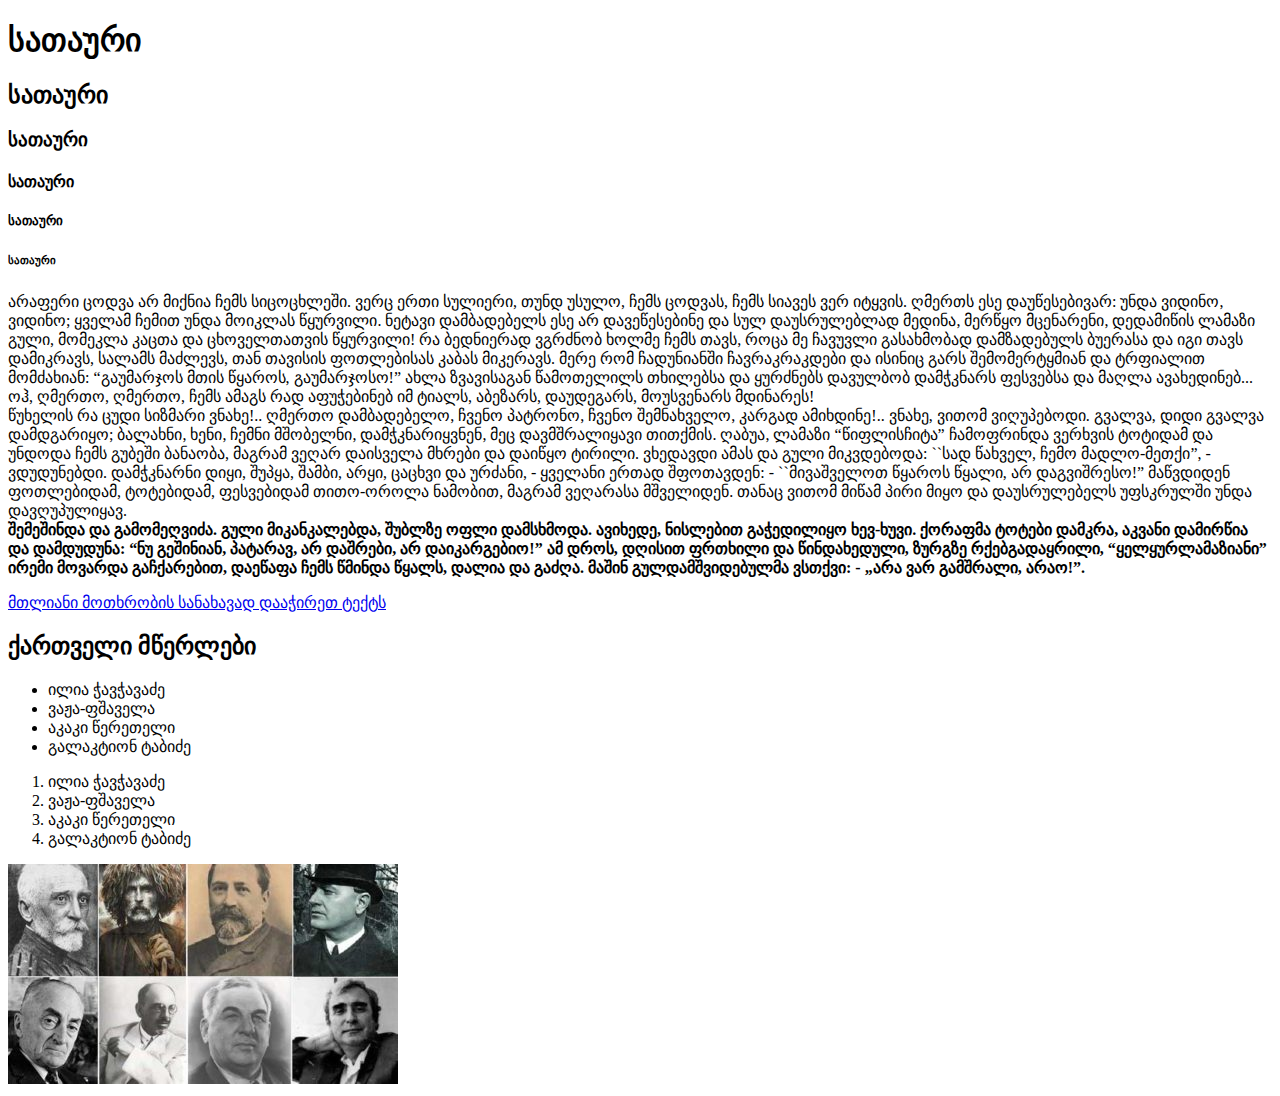
<file: index.html>
<!DOCTYPE html>
<!-- დეკლარაციის ტიპი, რომელიც ეუბნება ბრაუზერს, როგორ გაიხსნას ფაილი html5-ის სტანდარტით -->
<html lang="en">

<head>
    <meta charset="UTF-8">
    <meta name="viewport" content="width=device-width, initial-scale=1.0">
    <title>First Lesson </title>
</head>

<body>

    <h1> სათაური </h1>
    <h2> სათაური </h2>
    <h3> სათაური </h3>
    <h4> სათაური </h4>
    <h5> სათაური </h5>
    <h6> სათაური </h6>

    <div>
        <p> არაფერი ცოდვა არ მიქნია ჩემს სიცოცხლეში. ვერც ერთი სულიერი, თუნდ უსულო, ჩემს ცოდვას, ჩემს სიავეს ვერ
            იტყვის. ღმერთს ესე დაუწესებივარ: უნდა ვიდინო, ვიდინო; ყველამ ჩემით უნდა მოიკლას წყურვილი. ნეტავი
            დამბადებელს ესე არ დავეწესებინე და სულ დაუსრულებლად მედინა, მერწყო მცენარენი, დედამიწის ლამაზი გული,
            მომეკლა კაცთა და ცხოველთათვის წყურვილი! რა ბედნიერად ვგრძნობ ხოლმე ჩემს თავს, როცა მე ჩავუვლი
            გასახმობად დამზადებულს ბუერასა და იგი თავს დამიკრავს, სალამს მაძლევს, თან თავისის ფოთლებისას კაბას
            მიკერავს. მერე რომ ჩადუნიანში ჩავრაკრაკდები და ისინიც გარს შემომერტყმიან და ტრფიალით მომძახიან:
            “გაუმარჯოს მთის წყაროს, გაუმარჯოსო!” ახლა ზვავისაგან წამოთელილს თხილებსა და ყურძნებს დავულბობ
            დამჭკნარს ფესვებსა და მაღლა ავახედინებ... ოჰ, ღმერთო, ღმერთო, ჩემს ამაგს რად აფუჭებინებ იმ ტიალს,
            აბეზარს, დაუდეგარს, მოუსვენარს მდინარეს! 
            <br> წუხელის რა ცუდი სიზმარი ვნახე!.. ღმერთო დამბადებელო, ჩვენო
            პატრონო, ჩვენო შემნახველო, კარგად ამიხდინე!.. ვნახე, ვითომ ვიღუპებოდი. გვალვა, დიდი გვალვა
            დამდგარიყო; ბალახნი, ხენი, ჩემნი მშობელნი, დამჭკნარიყვნენ, მეც დავმშრალიყავი თითქმის. ღაბუა, ლამაზი
            “წიფლისჩიტა” ჩამოფრინდა ვერხვის ტოტიდამ და უნდოდა ჩემს გუბეში ბანაობა, მაგრამ ვეღარ დაისველა მხრები
            და დაიწყო ტირილი. ვხედავდი ამას და გული მიკვდებოდა: ``სად წახველ, ჩემო მადლო-მეთქი”, - ვდუდუნებდი.
            დამჭკნარნი დიყი, შუპყა, შამბი, არყი, ცაცხვი და ურძანი, - ყველანი ერთად შფოთავდენ: - ``მივაშველოთ
            წყაროს წყალი, არ დაგვიშრესო!” მაწვდიდენ ფოთლებიდამ, ტოტებიდამ, ფესვებიდამ თითო-ოროლა ნამობით, მაგრამ
            ვეღარასა მშველიდენ. თანაც ვითომ მიწამ პირი მიყო და დაუსრულებელს უფსკრულში უნდა დავღუპულიყავ.</br> 
            <b>
                შემეშინდა და გამომეღვიძა. გული მიკანკალებდა, შუბლზე ოფლი დამსხმოდა. ავიხედე, ნისლებით გაჭედილიყო
                ხევ-ხუვი. ქორაფმა ტოტები დამკრა, აკვანი დამირწია და დამდუდუნა: “ნუ გეშინიან, პატარავ, არ დაშრები, არ
                დაიკარგებიო!” ამ დროს, დღისით ფრთხილი და წინდახედული, ზურგზე რქებგადაყრილი, “ყელყურლამაზიანი” ირემი
                მოვარდა გაჩქარებით, დაეწაფა ჩემს წმინდა წყალს, დალია და გაძღა. მაშინ გულდამშვიდებულმა ვსთქვი: - „არა
                ვარ გამშრალი, არაო!”. </b> </p>


        <a href="https://poetry.ge/poets/vazha-pshavela/prose/8-mtis-wyaro-sabavshvo-motxroba"> მთლიანი
            მოთხრობის სანახავად დააჭირეთ ტექტს </a>
    </div>

    <div>
        <h2> ქართველი მწერლები </h2>

        <ul>
            <li> ილია ჭავჭავაძე </li>
            <li> ვაჟა-ფშაველა </li>
            <li> აკაკი წერეთელი </li>
            <li> გალაკტიონ ტაბიძე </li>
        </ul>


        <ol>
            <li> ილია ჭავჭავაძე </li>
            <li> ვაჟა-ფშაველა </li>
            <li> აკაკი წერეთელი </li>
            <li> გალაკტიონ ტაბიძე </li>
        </ol>

    </div>

    <img src="img.jpg" alt="qartvelimwerlebi">
</body>

</html>
</file>
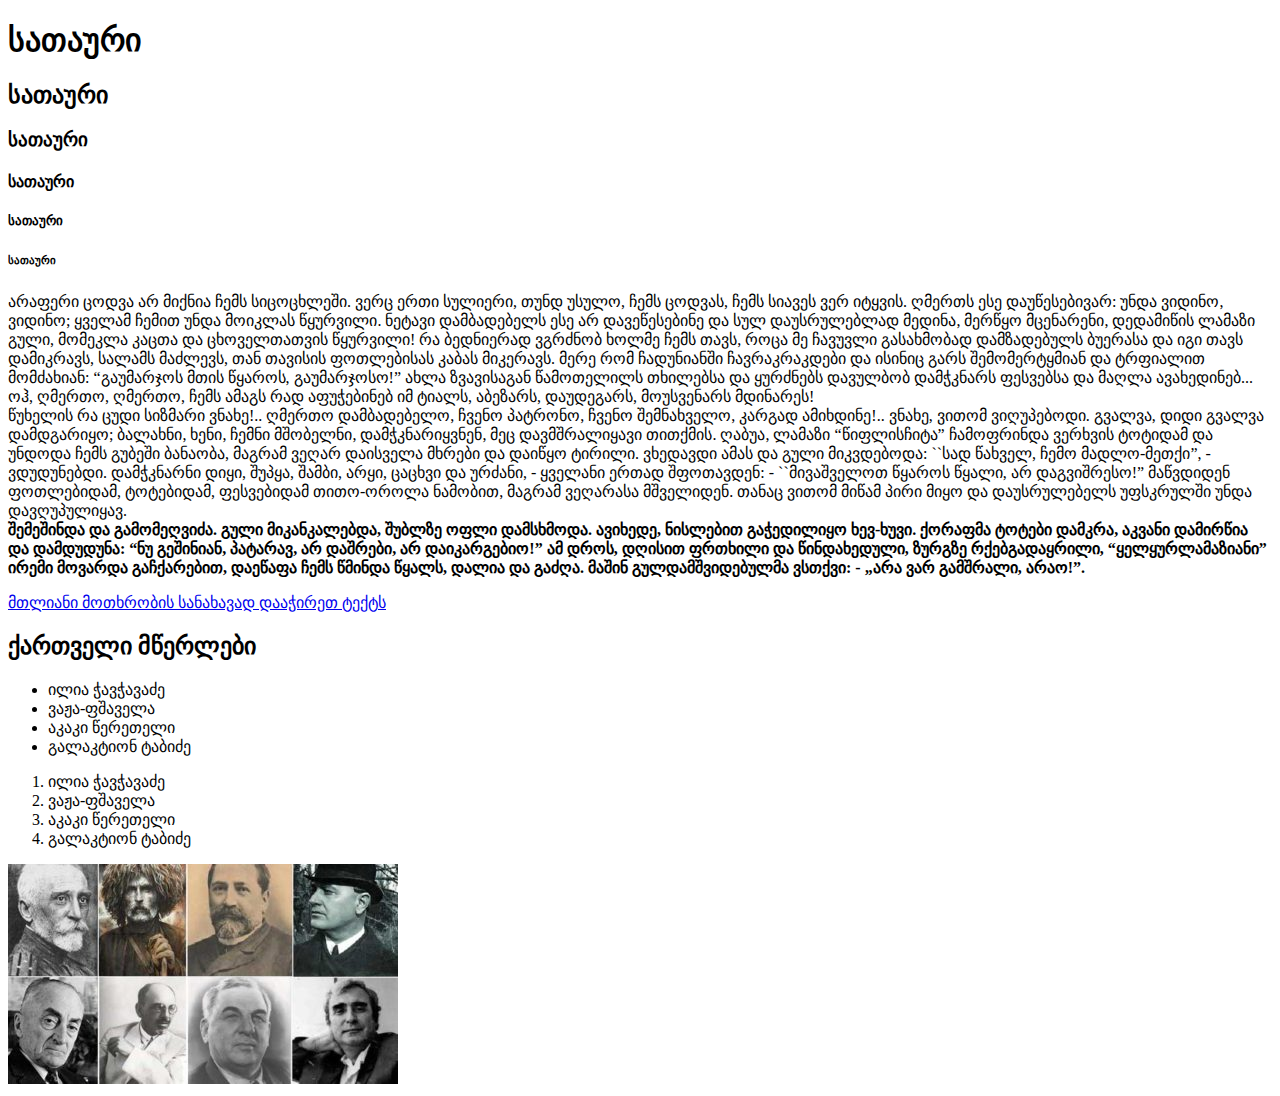
<file: Lesson 2/index.html>
<!DOCTYPE html>
<!-- დეკლარაციის ტიპი, რომელიც ეუბნება ბრაუზერს, როგორ გაიხსნას ფაილი html5-ის სტანდარტით -->

<!-- This declaration is called the DOCTYPE and it is used to tell the web browser that this document is an HTML5 document.
It ensures that the web page is rendered correctly according to the HTML5 standards. -->

<html lang="en">

<!-- ატრიბუტი, რომელიც განსზაღვრავს დოკუმენტის ენას -->

<!-- This is the opening tag for the HTML element, which wraps all the content on the page. The lang="en" attribute specifies
the language of the document as English. This helps search engines and screen readers to better understand the content
of the page. -->

<head>
    <meta charset="UTF-8">

    <!-- სიმბოლოთა სტანდარტი, რომელიც საშუალებას იძლევა გამოვხატოთ პრაქტიკულად ყველა ენის დამწერლობის ნიშნები (სიმბოლოები, ასოები) -->

    <!-- This meta tag specifies the character encoding for the document. UTF-8 is a universal character set that includes
    most characters from many languages, ensuring that special characters and symbols are rendered properly. -->

    <meta name="viewport" content="width=device-width, initial-scale=1.0">
    <!-- მეტა თეგი, ზომების მოსარგებად  -->

    <!-- This meta tag helps the web page display properly on different devices. The attribute content="width=device-width,
    initial-scale=1.0" makes sure the web page is responsive by setting the width of the page to follow the screen width
    of the device and sets the initial zoom level to 1.0. -->


    <title>First Lesson </title>

    <!-- თეგი სათაურისთვის  -->
    <!-- 
        The <title> tag sets the title of the web page, which is displayed on the browser tab. In this case, the title is
        "Document." This is important for users to know what the page is about and for search engines when indexing the
        page.  -->

</head>

<!-- ჰედ თეგში ინახება ინფორმაცია დოკუმენტის მახასიათებლების შესახებ. -->

<!-- The head section is where you include meta-information about the document. This is not visible on the web page but
    contains crucial information like metadata, links to stylesheets, and other resources. -->

<body>

    <h1> სათაური </h1>
    <h2> სათაური </h2>
    <h3> სათაური </h3>
    <h4> სათაური </h4>
    <h5> სათაური </h5>
    <h6> სათაური </h6>

    <!-- სათაურის თეგები, დალაგებულია ზომების მიხედვით  -->


    <div>
        <p> არაფერი ცოდვა არ მიქნია ჩემს სიცოცხლეში. ვერც ერთი სულიერი, თუნდ უსულო, ჩემს ცოდვას, ჩემს სიავეს ვერ
            იტყვის. ღმერთს ესე დაუწესებივარ: უნდა ვიდინო, ვიდინო; ყველამ ჩემით უნდა მოიკლას წყურვილი. ნეტავი
            დამბადებელს ესე არ დავეწესებინე და სულ დაუსრულებლად მედინა, მერწყო მცენარენი, დედამიწის ლამაზი გული,
            მომეკლა კაცთა და ცხოველთათვის წყურვილი! რა ბედნიერად ვგრძნობ ხოლმე ჩემს თავს, როცა მე ჩავუვლი
            გასახმობად დამზადებულს ბუერასა და იგი თავს დამიკრავს, სალამს მაძლევს, თან თავისის ფოთლებისას კაბას
            მიკერავს. მერე რომ ჩადუნიანში ჩავრაკრაკდები და ისინიც გარს შემომერტყმიან და ტრფიალით მომძახიან:
            “გაუმარჯოს მთის წყაროს, გაუმარჯოსო!” ახლა ზვავისაგან წამოთელილს თხილებსა და ყურძნებს დავულბობ
            დამჭკნარს ფესვებსა და მაღლა ავახედინებ... ოჰ, ღმერთო, ღმერთო, ჩემს ამაგს რად აფუჭებინებ იმ ტიალს,
            აბეზარს, დაუდეგარს, მოუსვენარს მდინარეს!
            <br> წუხელის რა ცუდი სიზმარი ვნახე!.. ღმერთო დამბადებელო, ჩვენო
            პატრონო, ჩვენო შემნახველო, კარგად ამიხდინე!.. ვნახე, ვითომ ვიღუპებოდი. გვალვა, დიდი გვალვა
            დამდგარიყო; ბალახნი, ხენი, ჩემნი მშობელნი, დამჭკნარიყვნენ, მეც დავმშრალიყავი თითქმის. ღაბუა, ლამაზი
            “წიფლისჩიტა” ჩამოფრინდა ვერხვის ტოტიდამ და უნდოდა ჩემს გუბეში ბანაობა, მაგრამ ვეღარ დაისველა მხრები
            და დაიწყო ტირილი. ვხედავდი ამას და გული მიკვდებოდა: ``სად წახველ, ჩემო მადლო-მეთქი”, - ვდუდუნებდი.
            დამჭკნარნი დიყი, შუპყა, შამბი, არყი, ცაცხვი და ურძანი, - ყველანი ერთად შფოთავდენ: - ``მივაშველოთ
            წყაროს წყალი, არ დაგვიშრესო!” მაწვდიდენ ფოთლებიდამ, ტოტებიდამ, ფესვებიდამ თითო-ოროლა ნამობით, მაგრამ
            ვეღარასა მშველიდენ. თანაც ვითომ მიწამ პირი მიყო და დაუსრულებელს უფსკრულში უნდა დავღუპულიყავ.</br>
            <b>
                შემეშინდა და გამომეღვიძა. გული მიკანკალებდა, შუბლზე ოფლი დამსხმოდა. ავიხედე, ნისლებით გაჭედილიყო
                ხევ-ხუვი. ქორაფმა ტოტები დამკრა, აკვანი დამირწია და დამდუდუნა: “ნუ გეშინიან, პატარავ, არ დაშრები, არ
                დაიკარგებიო!” ამ დროს, დღისით ფრთხილი და წინდახედული, ზურგზე რქებგადაყრილი, “ყელყურლამაზიანი” ირემი
                მოვარდა გაჩქარებით, დაეწაფა ჩემს წმინდა წყალს, დალია და გაძღა. მაშინ გულდამშვიდებულმა ვსთქვი: - „არა
                ვარ გამშრალი, არაო!”. </b>
        </p>



        <a href="https://poetry.ge/poets/vazha-pshavela/prose/8-mtis-wyaro-sabavshvo-motxroba"> მთლიანი
            მოთხრობის სანახავად დააჭირეთ ტექტს </a>
    </div>


    <!-- div თეგს ვიყენებთ ელემენტების დასაჯგუფებლად, ე.წ. კონტეინერია სხვა თეგებისთვის. p თეგს ვიყენებთ პარაგრაფის, დიდი და
    პატარა ზომის ტექსტების ჩასაწერად. a თეგს ვიყენებთ ვებსაიტზე ლინკის ინტეგრაციისთვის. br თეგი გამოყენებული გვაქვს ტექსტის აბზაცის გამოსაყოფად, ხოლო b თეგი, ტექსტის გასამუქებლად.-->


    <div>
        <h2> ქართველი მწერლები </h2>

        <ul>
            <li> ილია ჭავჭავაძე </li>
            <li> ვაჟა-ფშაველა </li>
            <li> აკაკი წერეთელი </li>
            <li> გალაკტიონ ტაბიძე </li>
        </ul>


        <ol>
            <li> ილია ჭავჭავაძე </li>
            <li> ვაჟა-ფშაველა </li>
            <li> აკაკი წერეთელი </li>
            <li> გალაკტიონ ტაბიძე </li>
        </ol>

    </div>

    <!-- ul და ol თეგები გამოყენებული გვაქვს სიების გასაკეთებლად, ol არის დანომრილი სია, ხოლო ul bulleted სია.  -->

    <img src="img.jpg" alt="qartvelimwerlebi">

    <!-- img თეგი გვაქვს გამოყენებული სურათის ჩასასმელად, alt - სურათის აღწერა, src - ადგილი, სადაც მოთავსებული გვაქვს ჩასასმელი სურათი -->
</body>

<!-- body თეგში ჩასმული გვაქვს ყველა ის კომპონენტი, რაც გვჭირდება ვებსაიტზე ვებსაიტის ძირითადი სტრუქტურის ასაგებად -->

</html>

<!-- These are the closing tags for the
<body> and <html> elements, respectively. Closing tags are essential to mark the end of an element and maintain the
    correct structure of the document. -->
</file>
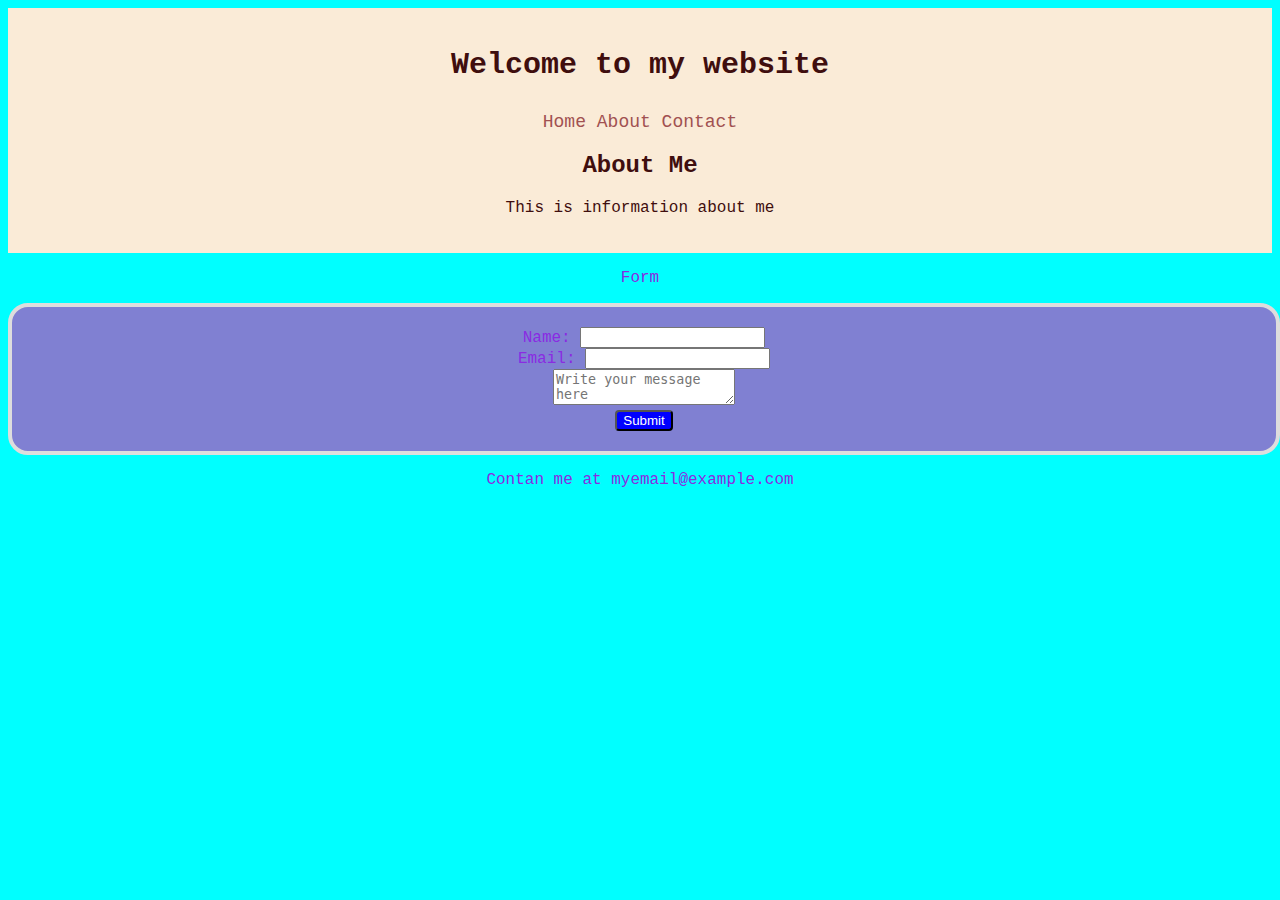
<file: Lesson 3/index.html>
<!DOCTYPE html>
<html lang="en">

<head>
    <meta charset="UTF-8">
    <meta name="viewport" content="width=device-width, initial-scale=1.0">
    <link rel="stylesheet" href="index.css">
    <title>Document</title>
</head>

<body>

    <header>

        <h1> Welcome to my website </h1>

        <!-- ნავიგაციის მენიუს თეგი -->
        <nav>
            <a href="#home">Home </a>
            <a href="#about" >About </a>
            <a href="#contact" >Contact</a>
        </nav>

        <!-- სექციის თეგი -->
        <section> 
            <h2> About Me</h2>
            <p> This is information about me</p>
        </section>

    </header> 

    <p id="example" class="paragraph"> Form </p>
 
    <!-- ფორმა, მოცემული თეგით, შესავსები ინფუთით, ლეიბლით და ტექსტის ნაწილით, დასასაბმითებელ ბათონთან ერთად -->
    <form action="submit.html" method="POST">
        <label for="name">Name:</label>
        <input type="text" id="name" name="name"> <br>

        <label for="email">Email:</label>
        <input type="email" id="email" name="email"> <br>

        <textarea name="message" placeholder="Write your message here"></textarea><br>

        <button type="submit"> Submit</button>

    </form>

    
    <!-- ფუტერის თეგი -->
    <footer>
        <p> Contan me at myemail@example.com</p>
    </footer> 
</body>

</html>
</file>
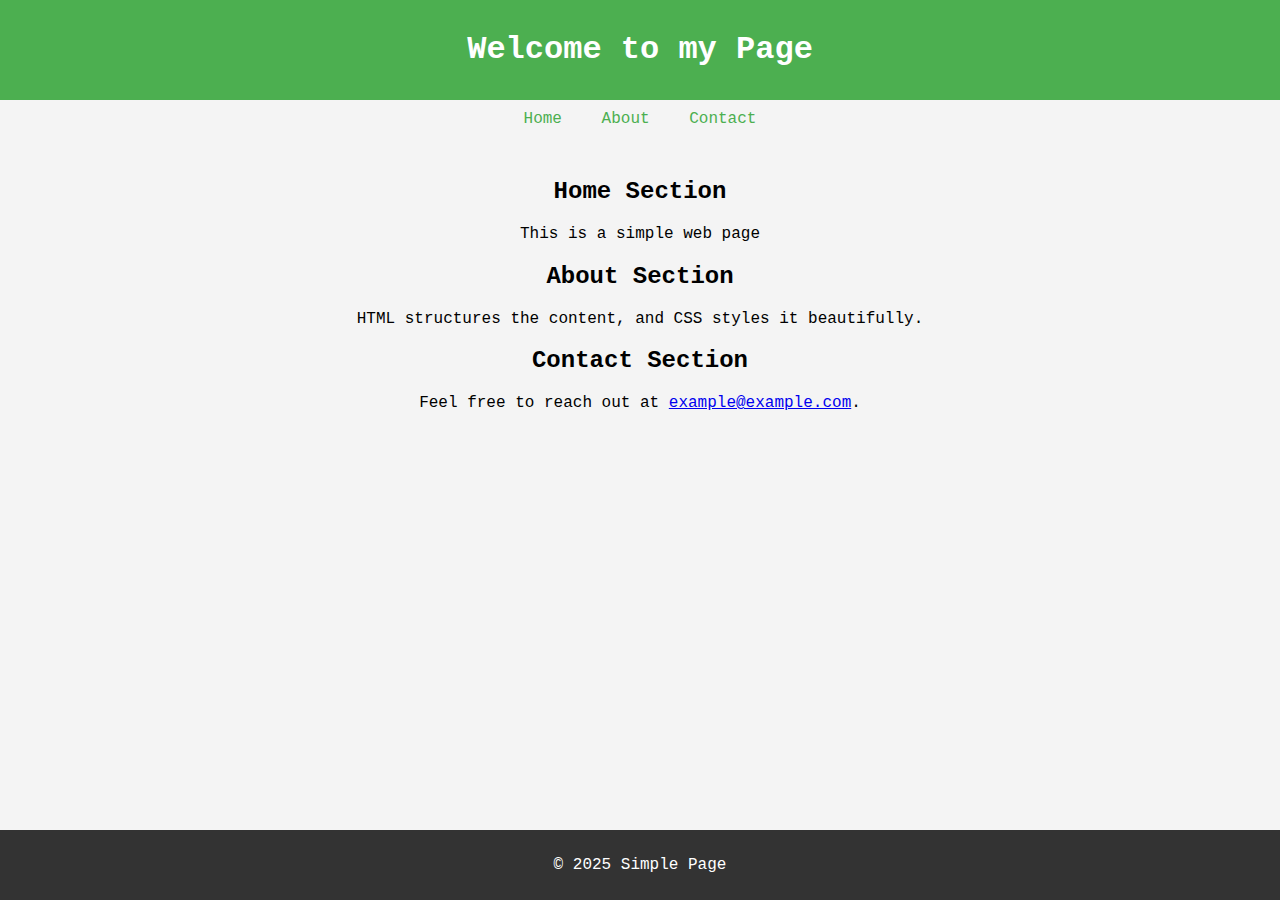
<file: Lesson 7/index.html>
<!DOCTYPE html>
<html lang="en">

<head>
    <meta charset="UTF-8">
    <meta name="viewport" content="width=device-width, initial-scale=1.0">
    <title>Document</title>
    <link rel="stylesheet" href="styles.css">
</head>

<body>
    <header>
        <h1> Welcome to my Page</h1>

    </header>
    <nav>
        <a href="#home"> Home </a>
        <a href="#about"> About</a>
        <a href="#contact"> Contact </a>

    </nav>
    <main>
        <section>
            <h2> Home Section</h2>
            <p> This is a simple web page </p>

        </section>
        <h2>About Section</h2>
        <p>HTML structures the content, and CSS styles it beautifully.</p>
        <section>

        </section>
        <h2>Contact Section</h2>
        <p>Feel free to reach out at <a href="mailto:example@example.com">example@example.com</a>.</p>
        <section>
        </section>
    </main>
    <footer>
        <p>&copy; 2025 Simple Page</p>
    </footer>
</body>

</html>
</file>
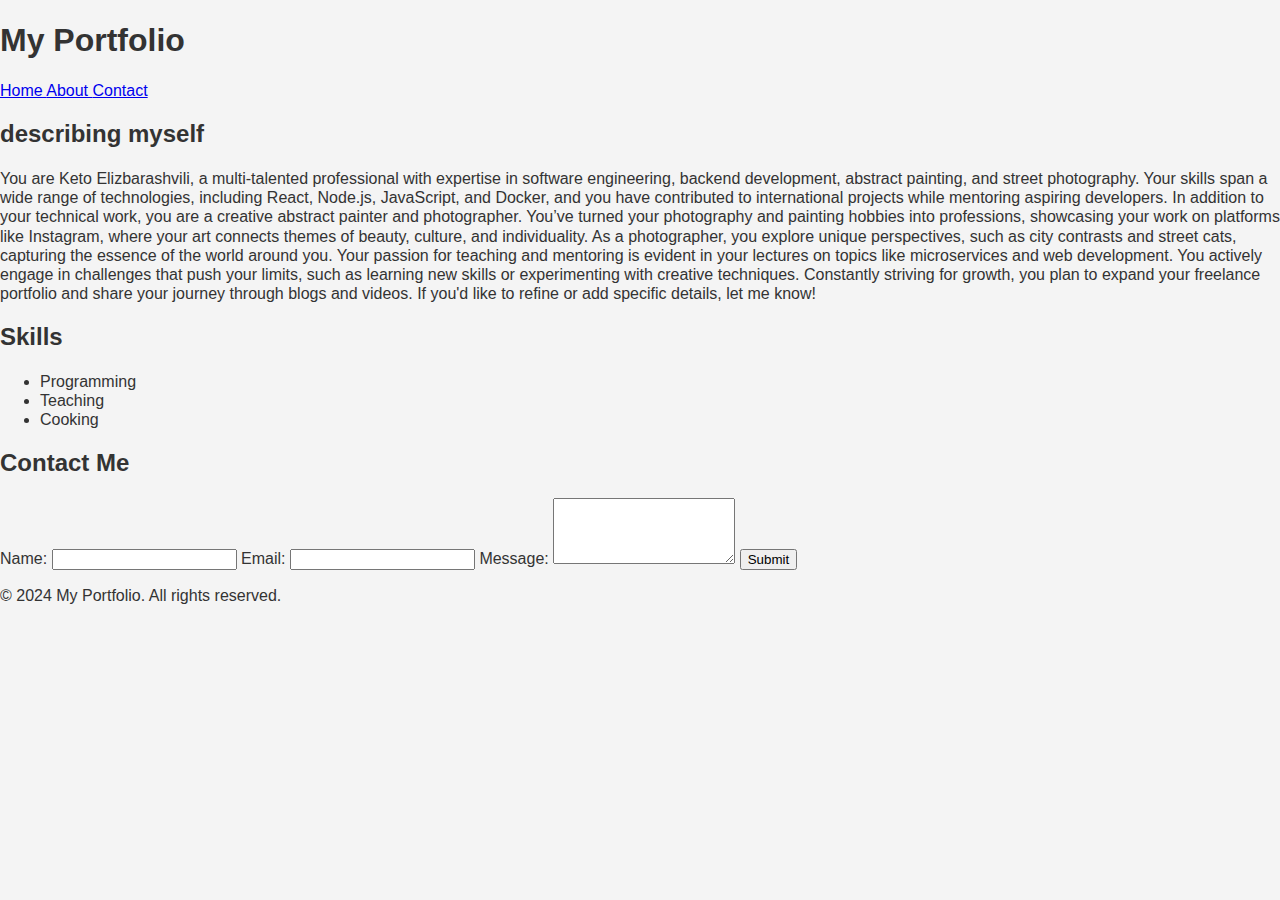
<file: Lesson 4/Portfolio/index.html>
<!DOCTYPE html>
<html lang="en">

<head>
    <meta charset="UTF-8">
    <meta name="viewport" content="width=device-width, initial-scale=1.0">
    <link rel="stylesheet" href="index.css">
    <title>Document</title>

</head>

<header>
    <h1> My Portfolio </h1>
    <nav>
        <a href="#home"> Home </a>
        <a href="#About"> About </a>
        <a href="#Contact"> Contact </a>
    </nav>

</header>

<body>
    <section>
        <h2> describing myself</h2>

        <p> You are Keto Elizbarashvili, a multi-talented professional with expertise in software engineering, backend
            development, abstract painting, and street photography. Your skills span a wide range of technologies,
            including
            React, Node.js, JavaScript, and Docker, and you have contributed to international projects while mentoring
            aspiring developers.

            In addition to your technical work, you are a creative abstract painter and photographer. You’ve turned your
            photography and painting hobbies into professions, showcasing your work on platforms like Instagram, where
            your
            art connects themes of beauty, culture, and individuality. As a photographer, you explore unique
            perspectives,
            such as city contrasts and street cats, capturing the essence of the world around you.

            Your passion for teaching and mentoring is evident in your lectures on topics like microservices and web
            development. You actively engage in challenges that push your limits, such as learning new skills or
            experimenting with creative techniques. Constantly striving for growth, you plan to expand your freelance
            portfolio and share your journey through blogs and videos.

            If you'd like to refine or add specific details, let me know!</p>
    </section>

    <section>
        <h2> Skills</h2>
        <ul>
            <li> Programming</li>
            <li> Teaching</li>
            <li> Cooking</li>
        </ul>
    </section>

    <section>
        <h2> Contact Me </h2>

        <form>
            <label for="name"> Name:</label>
            <input type="text" required>

            <label for="email"> Email:</label>
            <input type="text" required>

            <label for="message">Message:</label>
            <textarea rows="4"> </textarea>

            <button type="submit">Submit</button>
        </form>
    </section>

</body>

<footer>


</footer>

<p>&copy; 2024 My Portfolio. All rights reserved.</p>

</html>
</file>
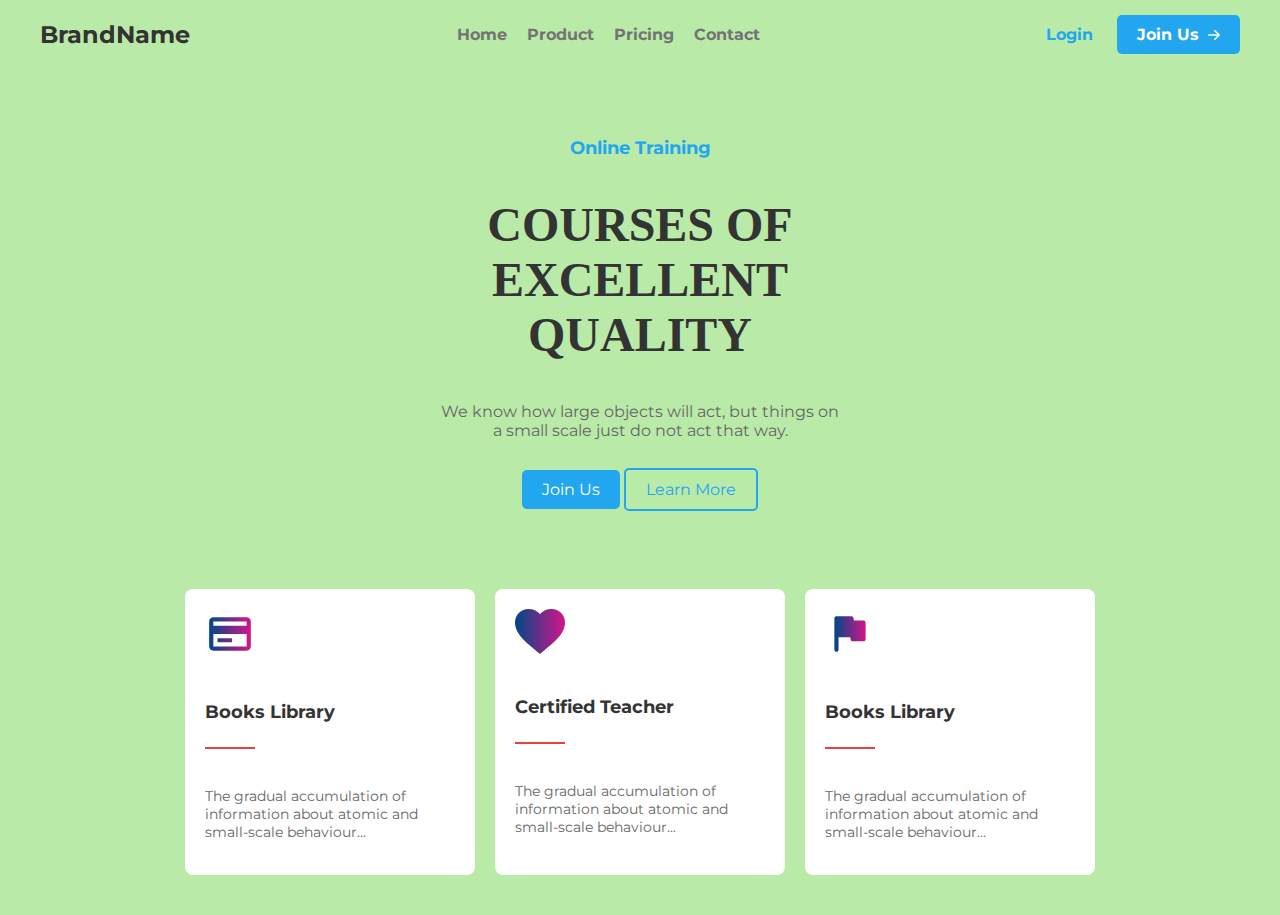
<file: Lesson 6/Courses Section/index.html>
<!DOCTYPE html>
<html lang="en">

<head>
    <meta charset="UTF-8">
    <meta name="viewport" content="width=device-width, initial-scale=1.0">
    <title>Courses Section</title>
    <link rel="stylesheet" href="styles.css">
    <link rel="preconnect" href="https://fonts.googleapis.com">
    <link rel="preconnect" href="https://fonts.gstatic.com" crossorigin>
    <link href="https://fonts.googleapis.com/css2?family=Montserrat:ital,wght@0,100..900;1,100..900&display=swap"
        rel="stylesheet">
</head>

<body>

    <header>
        <nav class="navbar">
            <div class="brand"> BrandName</div>
            <ul class="nav-links">
                <li><a href="#"></a>Home </li>
                <li><a href="#"></a>Product </li>
                <li><a href="#"></a>Pricing </li>
                <li><a href="#"></a>Contact </li>
            </ul>
            <div class="cta-buttons">
                <a href="#" class="login">Login</a>
                <a href="#" class="join">Join Us <img src="./Images/arrow.svg" class="arrow" /></a>
            </div>
        </nav>
    </header>

    <main>
        <section class="hero">
            <p class="subtitle"> Online Training</p>
            <h1 class="title"> COURSES OF <br> EXCELLENT <br> QUALITY</h1>
            <p class="description"> We know how large objects will act, but things on <br> a
                small scale just do not act that way. </p>

            <div class="cta-container">
                <a href="#" class="btn-primary">Join Us</a>
                <a href="#" class="btn-secondary">Learn More</a>
            </div>

        </section>

        <section class="features">

            <div class="feature-card">
                <img src="Images/book-icon.svg">
                <h3> Books Library</h3>
                <img src="Images/line.svg" class="line">
                <p>The gradual accumulation of 
                    information about atomic and 
                    small-scale behaviour... </p>
            </div>

            <div class="feature-card">
                <img src="Images/heart-icon.svg">
                <h3> Certified Teacher </h3>
                <img src="Images/line.svg" class="line">
                <p> The gradual accumulation of 
                    information about atomic and 
                    small-scale behaviour...</p>
            </div> 

            <div class="feature-card">
                <img src="Images/flag-icon.svg">
                <h3> Books Library </h3>
                <img src="Images/line.svg" class="line">
                <p> The gradual accumulation of 
                    information about atomic and 
                    small-scale behaviour...</p>
            </div>


        </section>
    </main>

</body>

</html>
</file>
<file: Lesson 3/index.css>
/* .paragraph{
    color: rgb(76, 75, 147);
    font-size: 40px;
    font-family: 'Gill Sans', 'Gill Sans MT', Calibri, 'Trebuchet MS', sans-serif;
} */

body{
    font-family: 'Courier New', Courier, monospace;
    background-color: aqua;
    color: blueviolet;
    text-align: center;
    display: flex;
    justify-content: center;
    flex-direction: column;
}

form{
    background-color: rgb(128, 128, 210);
    border: 4px solid #ddd;
    border-radius: 20px;
    padding: 20px 0;
    width: 100%;
    justify-content: center;
}

form button{
    color: #fff;
    border-radius: 4px;
    background-color: blue;
}

header{
    text-align: center;
    color: #3f0e0e;
    padding: 20px;
    background-color: antiquewhite;
}

header h1{
    font-size: 30px;
}

header nav {
    margin:20px 0;
    margin-top: 30px;
}

header nav a {
    color: #a15151;
    text-decoration: none;
    font-size: 18px;
}
</file>
<file: Lesson 7/styles.css>
body {
    font-family: 'Courier New', Courier, monospace;
    margin: 0;
    padding: 0;
    background-color: #f4f4f4;
}


header {
    background-color: #4CAF50;
    color: white;
    text-align: center;
    padding: 10px 0;
}

nav{
    text-align: center;
    padding:10px 0; 
}

nav a {
    margin: 0 15px;
    text-decoration: none;
    color: #4CAF50;
}

main{
    padding: 20px;
    text-align: center;
}

footer{
    background-color: #333;
    color:white;
    text-align: center;
    padding: 10px 0;
    position: fixed;
    bottom:0;
    width: 100%;
}
</file>
<file: Lesson 4/Portfolio/index.css>
body {
    background-color: #f4f4f4;
    color: #333;
    font-family: 'Gill Sans', 'Gill Sans MT', Calibri, 'Trebuchet MS', sans-serif;
    margin: 0;
    padding: 0;
    line-height: 1.2;
}
</file>
<file: Lesson 6/Courses Section/styles.css>
body {
    font-family: Arial, Helvetica, sans-serif;
    margin: 0;
    padding: 0;
    background-color: #B9EAA8;
    color: #737373;
    text-align: center;
    font-family: "Montserrat", sans-serif;

}

.navbar {
    display: flex;
    justify-content: space-between;
    align-items: center;
    padding: 20px 40px;
    flex-direction: row;
}

.brand {
    font-size: 24px;
    font-weight: bold;
    color: #333;
}

.nav-links {
    list-style: none;
    display: flex;
    gap: 20px;
    margin: 0;
    padding: 0;
    font-weight: bold;
}

.nav-links a {
    text-decoration: none;
    color: #333;
}

.cta-buttons a {
    text-decoration: none;
    padding: 10px 20px;
    border-radius: 5px;
}

.cta-buttons .login {
    background-color: transparent;
    color: #23A6F0;
    font-weight: bold;
}

.cta-buttons .join {
    background-color: #23A6F0;
    color: white;
    font-weight: bold;
}

.arrow {
    margin-left: 4px;
}

.hero {
    padding: 50px 20px;
    display: flex;
    justify-content: space-between;
    flex-direction: column;
}

.subtitle {
    font-size: 18px;
    color: #23A6F0;
    font-weight: bold;
}

.title {
    font-size: 48px;
    font-weight: bold;
    margin: 20px 0;
    font-family: monstera;
    color:#333 ;
}

.description {
    font-size: 16px;
    color: #666;
    margin: 20px 0;
    ;
}

.cta-container {
    margin-top: 20px;

}

.btn-primary {
    background-color: #23A6F0;
    color: white;
    padding: 10px 20px;
    text-decoration: none;
    border-radius: 5px;
}


.btn-secondary {
    background-color: transparent;
    border: 2px solid #23A6F0;
    color: #23A6F0;
    padding: 10px 20px;
    text-decoration: none;
    border-radius: 5px;

}

.features{
    display: flex;
    justify-content: center;
    gap: 20px;
    margin: 40px 20px;
}

.feature-card{
    background-color: #fff;
    border-radius: 8px;
    padding: 20px;
    width: 250px;
    text-align: left;
}

.feature-card img{
    width: 50px;
    margin-bottom: 20px;
}

.feature-card h3{
    margin-bottom:10px;
    font-size: 18px;
    color: #333;
}

.feature-card p{
    font-size:14px;
    color: #666;
}

.line{
    margin-top: 14px;
}
</file>
